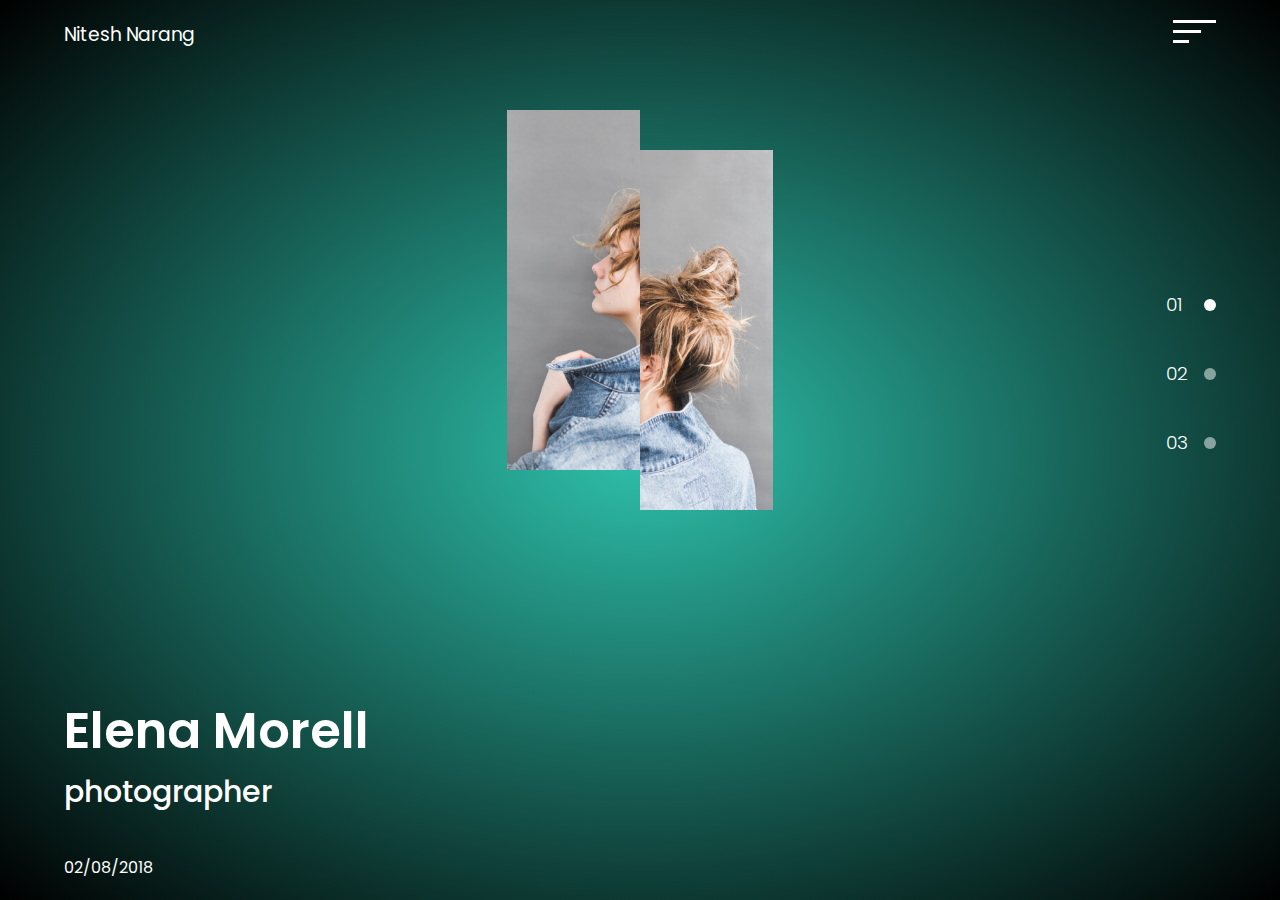
<file: index.html>
<!DOCTYPE html>
<html lang="en">

<head>
    <meta charset="UTF-8">
    <meta name="viewport" content="width=device-width, initial-scale=1.0">
    <title>Portfolio Website</title>
    <link href="https://fonts.googleapis.com/css2?family=Poppins:wght@300;400;500;600;700;800;900&display=swap"
        rel="stylesheet">
    <link rel="stylesheet" href="./style.css">
</head>

<body class="portfolio">
        <nav class="navbar">
            <h3 class="logo">Nitesh Narang</h3>
            <svg class="menu" width="43" height="23" viewBox="0 0 43 23" fill="none" xmlns="http://www.w3.org/2000/svg">
                <line y1="1.5" x2="43" y2="1.5" stroke="white" stroke-width="3" />
                <line y1="11.5" x2="28" y2="11.5" stroke="white" stroke-width="3" />
                <line y1="21.5" x2="16" y2="21.5" stroke="white" stroke-width="3" />
            </svg>
            <div class="nav-open">
                <div class="contact">
                    <h3>Contact</h3>
                    <p>054-235-5267</p>
                </div>
                <div class="social">
                    <h3>Social</h3>
                    <div class="social-links">
                        <a href="#"><img src="./img/Facebook.svg" alt="social-links"></a>
                        <a href="#"><img src="./img/Twitter.svg" alt="social-links"></a>
                        <a href="#"><img src="./img/Instagram.svg" alt="social-links"></a>
                    </div>
                </div>
            </div>
        </nav>
        <main>
            <section class="page photographer">
                <div class="details">
                    <h1>Elena Morell</h1>
                    <h2>photographer</h2>
                    <p>02/08/2018</p>
                </div>
                <a class="profile-img" href="./photo.html">
                    <img class="model-left" src="./img/model-left.jpg" alt="model">
                    <img class="model-right" src="./img/model-right.jpg" alt="model">
                </a>
            </section>
            <section class="page chef">
                <div class="details">
                    <h1>John Savos</h1>
                    <h2>Pro Chief</h2>
                    <p>05/08/2018</p>
                </div>
                <a class="profile-img" href="./chef.html">
                    <img class="model-left" src="./img/chef-left.jpg" alt="chef">
                    <img class="model-right" src="./img/chef-right.jpg" alt="chef">
                </a>
            </section>
            <section class="page barber">
                <div class="details">
                    <h1>John Mayor</h1>
                    <h2>Pro Hairstylist</h2>
                    <p>06/04/2019</p>
                </div>
                <a class="profile-img" href="./barber.html">
                    <img class="model-left" src="./img/hair-left.jpg" alt="hair">
                    <img class="model-right" src="./img/hair-right.jpg" alt="hair">
                </a>
            </section>
            <div class="pages">
                <div class="page-1">
                    <h3>01</h3>
                    <svg class="slide active" width="12" height="12" viewBox="0 0 12 12" fill="none"
                        xmlns="http://www.w3.org/2000/svg">
                        <circle cx="6" cy="6" r="6" fill="white" />
                    </svg>
                </div>
                <div class="page-2">
                    <h3>02</h3>
                    <svg class="slide" width="12" height="12" viewBox="0 0 12 12" fill="none"
                        xmlns="http://www.w3.org/2000/svg">
                        <circle cx="6" cy="6" r="6" fill="white" />
                    </svg>
                </div>
                <div class="page-3">
                    <h3>03</h3>
                    <svg class="slide" width="12" height="12" viewBox="0 0 12 12" fill="none"
                        xmlns="http://www.w3.org/2000/svg">
                        <circle cx="6" cy="6" r="6" fill="white" />
                    </svg>
                </div>
            </div>
        </main>
    <script src="https://cdnjs.cloudflare.com/ajax/libs/gsap/3.5.1/gsap.min.js"
        integrity="sha512-IQLehpLoVS4fNzl7IfH8Iowfm5+RiMGtHykgZJl9AWMgqx0AmJ6cRWcB+GaGVtIsnC4voMfm8f2vwtY+6oPjpQ=="
        crossorigin="anonymous"></script>
    <script src="./app.js"></script>
</body>

</html>
</file>
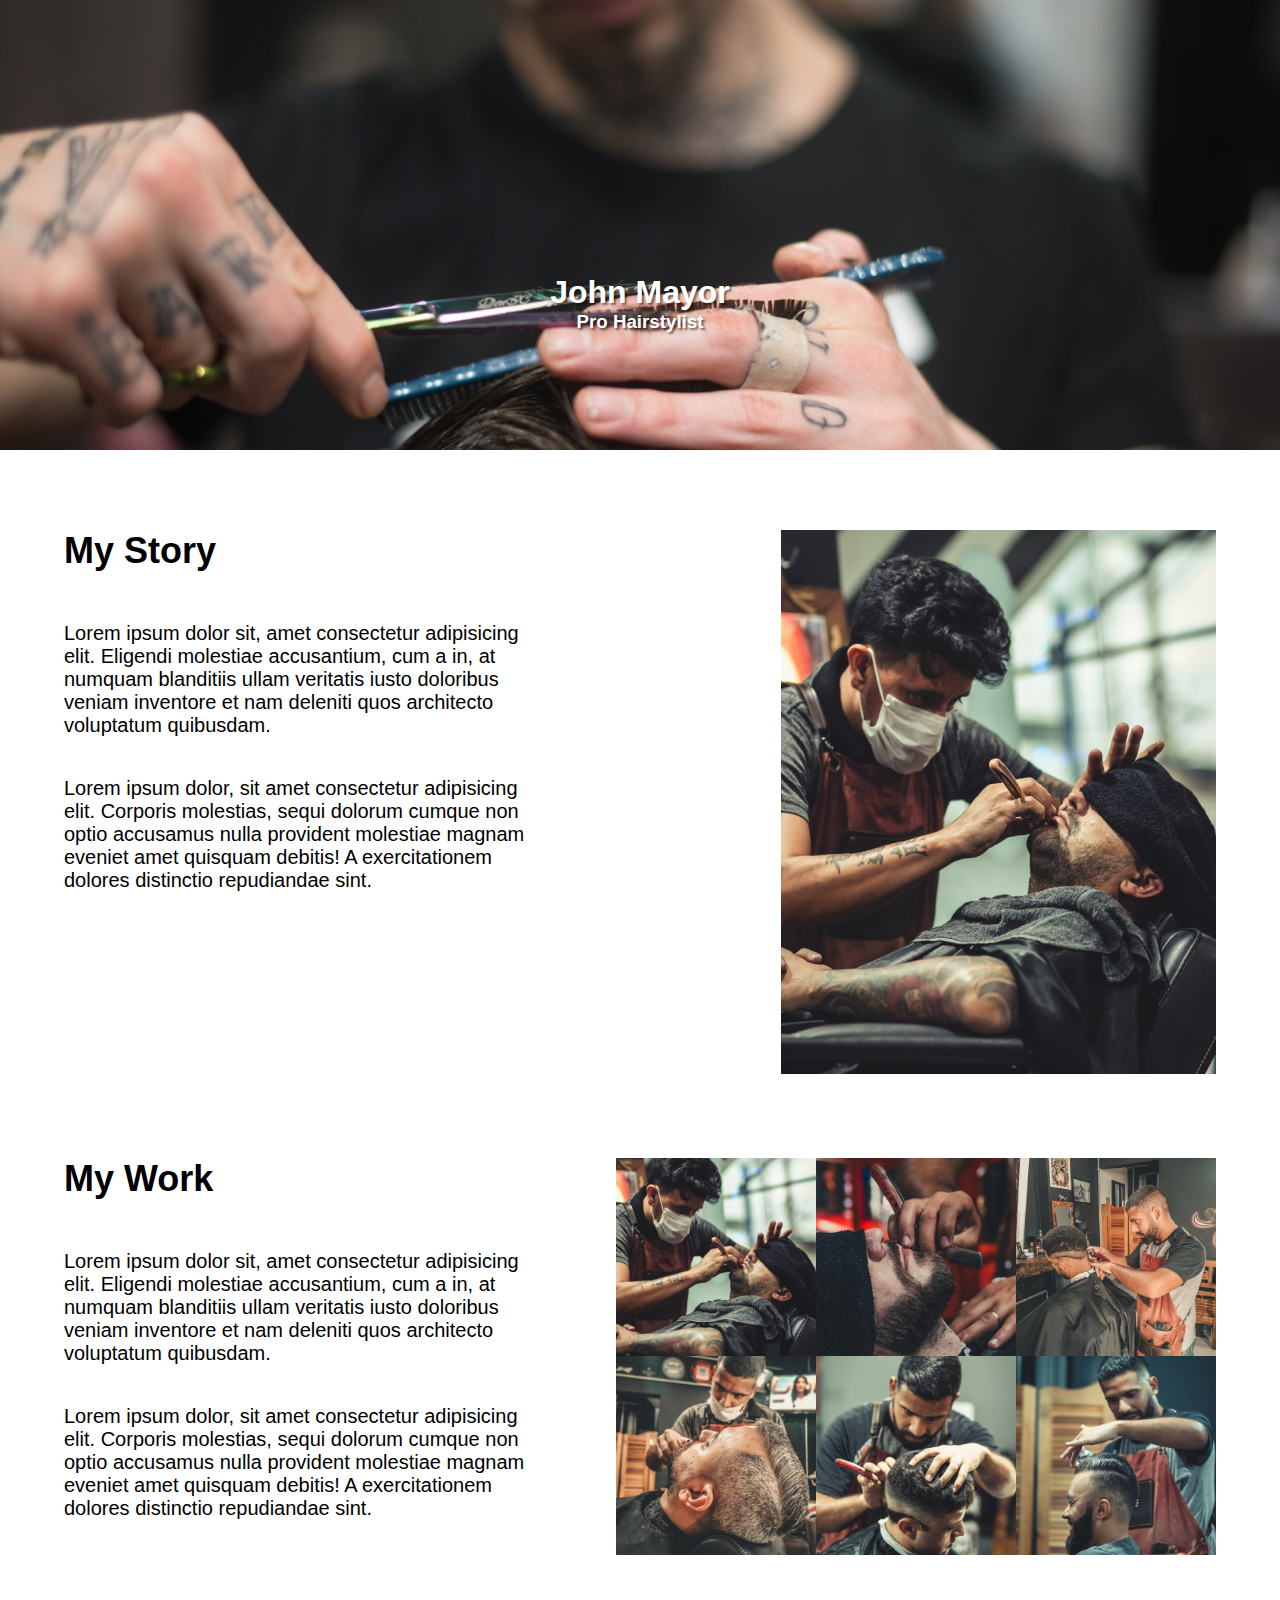
<file: barber.html>
<!DOCTYPE html>
<html lang="en">
<head>
    <meta charset="UTF-8">
    <meta name="viewport" content="width=device-width, initial-scale=1.0">
    <title>John Mayor</title>
    <link rel="stylesheet" href="style.css">
</head>
<body>
    <main>
        <div class="banner">
            <img src="./img/barber-bg.jpg" alt="model">
            <div class="author">
                <h1>John Mayor</h1>
                <h3>Pro Hairstylist</h3>
            </div>
        </div>
        <div class="story">
            <div class="story-description">
                <h3>My Story</h3>
                <p>Lorem ipsum dolor sit, amet consectetur adipisicing elit. Eligendi molestiae accusantium, cum a in, at numquam blanditiis ullam veritatis iusto doloribus veniam inventore et nam deleniti quos architecto voluptatum quibusdam.</p>
                <p>Lorem ipsum dolor, sit amet consectetur adipisicing elit. Corporis molestias, sequi dolorum cumque non optio accusamus nulla provident molestiae magnam eveniet amet quisquam debitis! A exercitationem dolores distinctio repudiandae sint.</p>
            </div>
            <div class="profile-pic">
                <img src="./img/barber-profile.jpg" alt="model">
            </div> 
        </div>
        <div class="work">
            <div class="work-description">
                <h3>My Work</h3>
                <p>Lorem ipsum dolor sit, amet consectetur adipisicing elit. Eligendi molestiae accusantium, cum a in, at numquam blanditiis ullam veritatis iusto doloribus veniam inventore et nam deleniti quos architecto voluptatum quibusdam.</p>
                <p>Lorem ipsum dolor, sit amet consectetur adipisicing elit. Corporis molestias, sequi dolorum cumque non optio accusamus nulla provident molestiae magnam eveniet amet quisquam debitis! A exercitationem dolores distinctio repudiandae sint.</p>
            </div>
            <div class="portfolio-pics">
                <img src="./img/barber-gallery-1.jpg" alt="model">
                <img src="./img/barber-gallery-2.jpg" alt="model">
                <img src="./img/barber-gallery-3.jpg" alt="model">
                <img src="./img/barber-gallery-4.jpg" alt="model">
                <img src="./img/barber-gallery-5.jpg" alt="model">
                <img src="./img/barber-gallery-6.jpg" alt="model">
            </div>
        </div>
    </main>
</body>
</html>
</file>
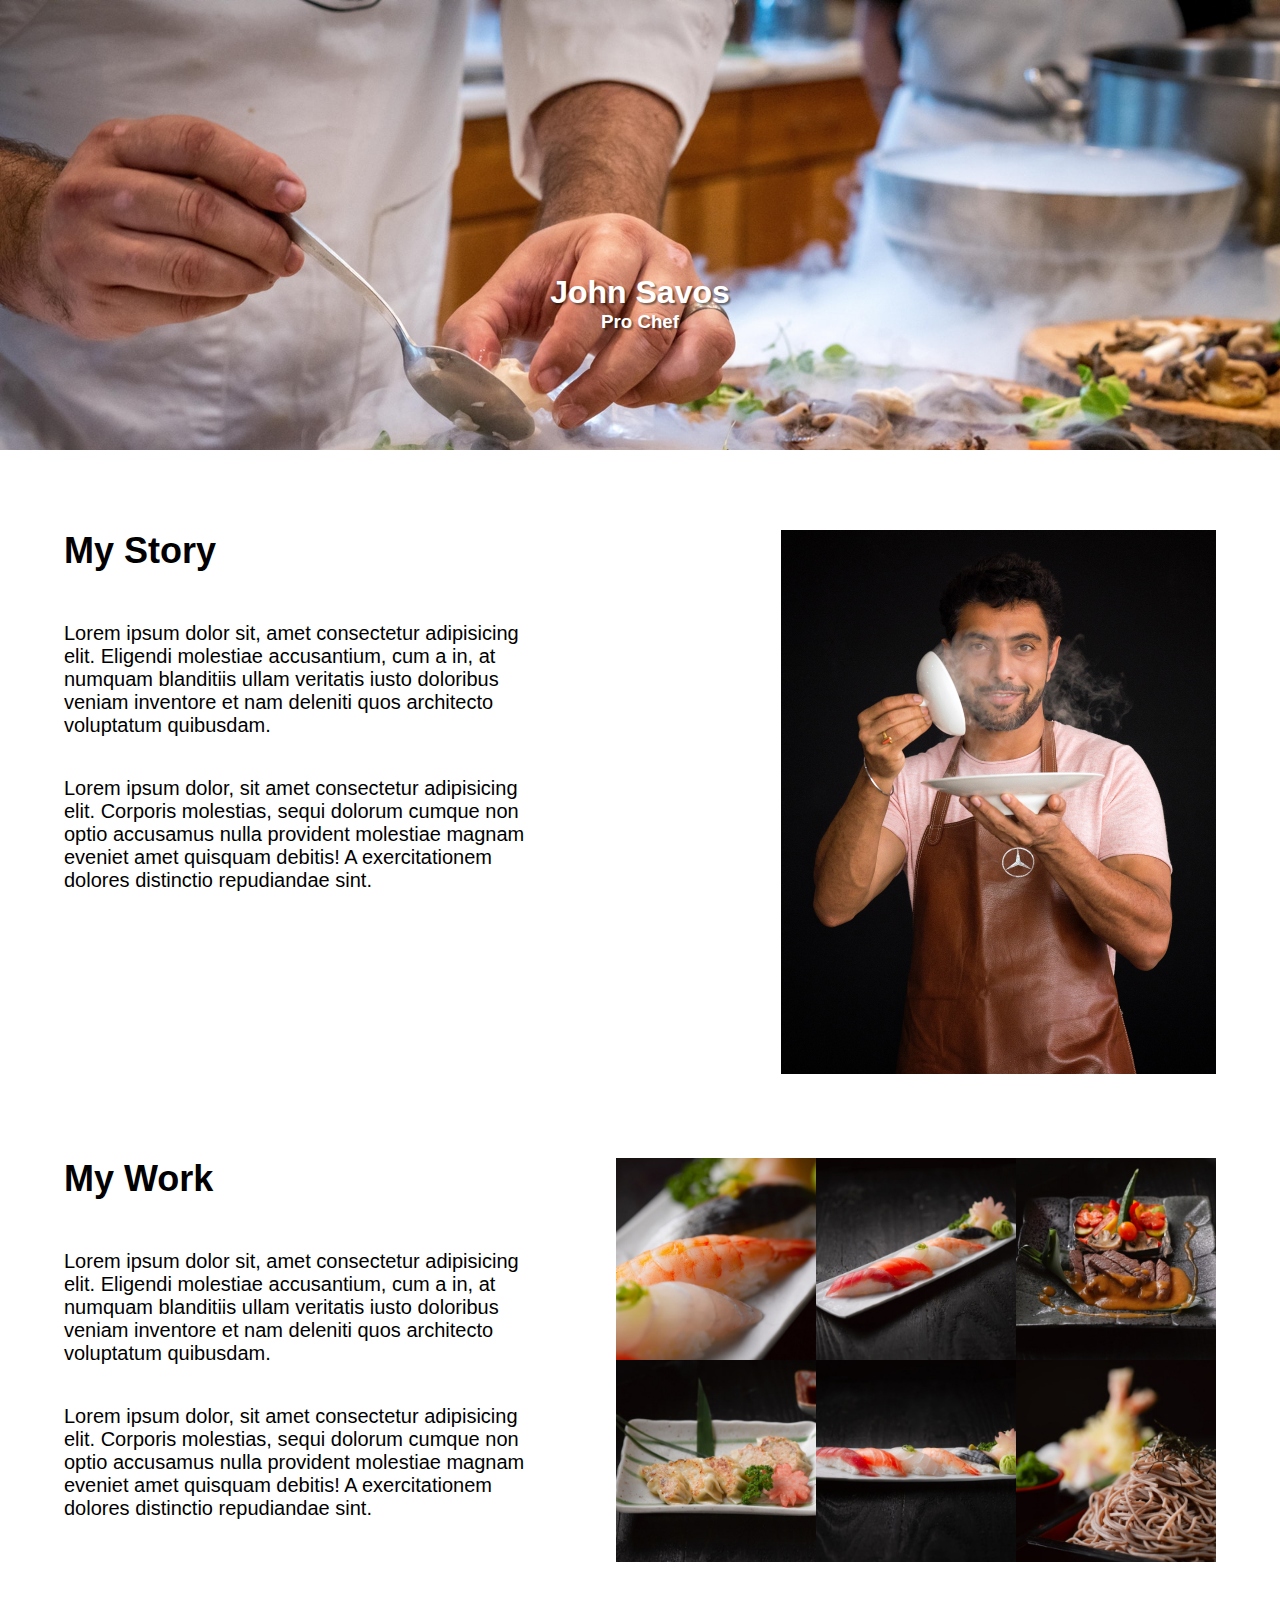
<file: chef.html>
<!DOCTYPE html>
<html lang="en">
<head>
    <meta charset="UTF-8">
    <meta name="viewport" content="width=device-width, initial-scale=1.0">
    <title>John Savos</title>
    <link rel="stylesheet" href="style.css">
</head>
<body>
    <main>
        <div class="banner">
            <img src="./img/chef-bg.jpg" alt="model">
            <div class="author">
                <h1>John Savos</h1>
                <h3>Pro Chef</h3>
            </div>
        </div>
        <div class="story">
            <div class="story-description">
                <h3>My Story</h3>
                <p>Lorem ipsum dolor sit, amet consectetur adipisicing elit. Eligendi molestiae accusantium, cum a in, at numquam blanditiis ullam veritatis iusto doloribus veniam inventore et nam deleniti quos architecto voluptatum quibusdam.</p>
                <p>Lorem ipsum dolor, sit amet consectetur adipisicing elit. Corporis molestias, sequi dolorum cumque non optio accusamus nulla provident molestiae magnam eveniet amet quisquam debitis! A exercitationem dolores distinctio repudiandae sint.</p>
            </div>
            <div class="profile-pic">
                <img src="./img/chef-profile.jpg" alt="model">
            </div> 
        </div>
        <div class="work">
            <div class="work-description">
                <h3>My Work</h3>
                <p>Lorem ipsum dolor sit, amet consectetur adipisicing elit. Eligendi molestiae accusantium, cum a in, at numquam blanditiis ullam veritatis iusto doloribus veniam inventore et nam deleniti quos architecto voluptatum quibusdam.</p>
                <p>Lorem ipsum dolor, sit amet consectetur adipisicing elit. Corporis molestias, sequi dolorum cumque non optio accusamus nulla provident molestiae magnam eveniet amet quisquam debitis! A exercitationem dolores distinctio repudiandae sint.</p>
            </div>
            <div class="portfolio-pics">
                <img src="./img/chef-gallery-1.jpg" alt="model">
                <img src="./img/chef-gallery-2.jpg" alt="model">
                <img src="./img/chef-gallery-3.jpg" alt="model">
                <img src="./img/chef-gallery-4.jpg" alt="model">
                <img src="./img/chef-gallery-5.jpg" alt="model">
                <img src="./img/chef-gallery-6.jpg" alt="model">
            </div>
        </div>
    </main>
</body>
</html>
</file>
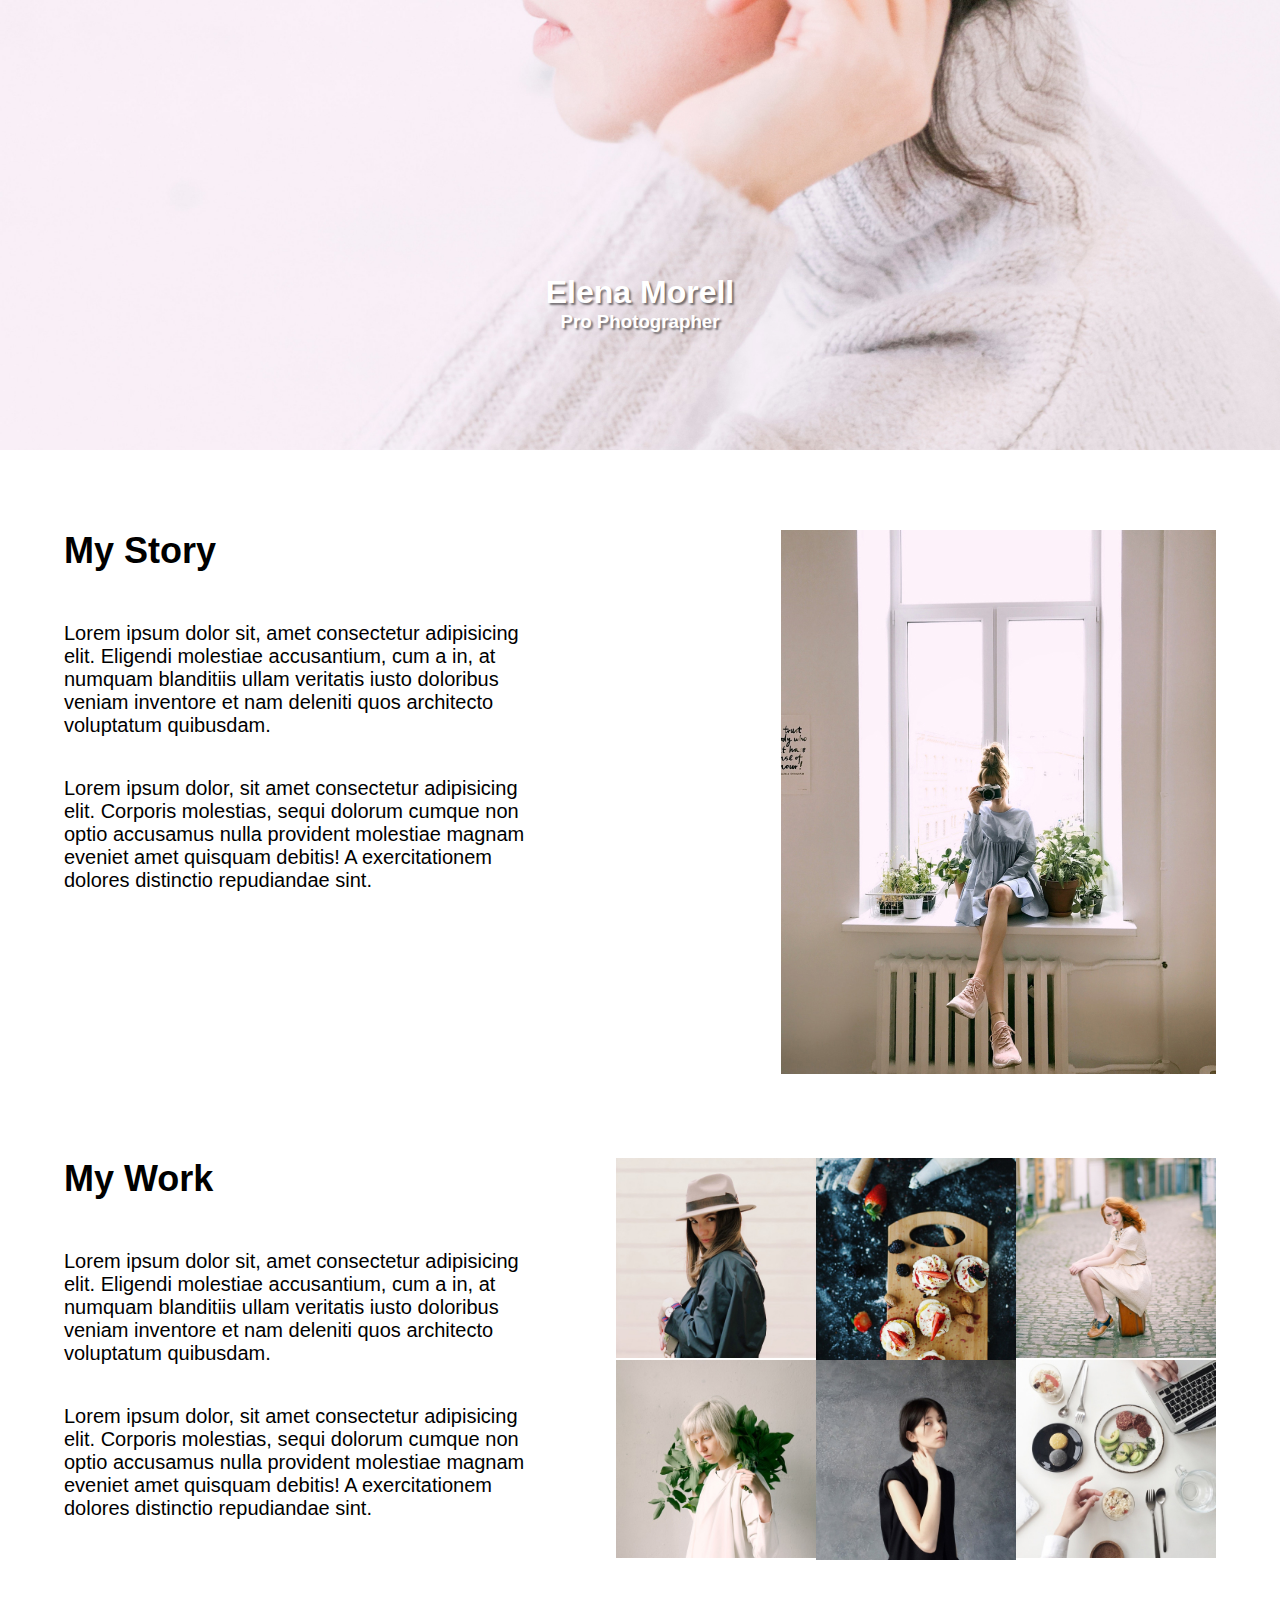
<file: photo.html>
<!DOCTYPE html>
<html lang="en">
<head>
    <meta charset="UTF-8">
    <meta name="viewport" content="width=device-width, initial-scale=1.0">
    <title>Elena Morell</title>
    <link rel="stylesheet" href="style.css">
</head>
<body>
    <main>
        <div class="banner">
            <img src="./img/photo-bg.jpg" alt="model">
            <div class="author">
                <h1>Elena Morell</h1>
                <h3>Pro Photographer</h3>
            </div>
        </div>
        <div class="story">
            <div class="story-description">
                <h3>My Story</h3>
                <p>Lorem ipsum dolor sit, amet consectetur adipisicing elit. Eligendi molestiae accusantium, cum a in, at numquam blanditiis ullam veritatis iusto doloribus veniam inventore et nam deleniti quos architecto voluptatum quibusdam.</p>
                <p>Lorem ipsum dolor, sit amet consectetur adipisicing elit. Corporis molestias, sequi dolorum cumque non optio accusamus nulla provident molestiae magnam eveniet amet quisquam debitis! A exercitationem dolores distinctio repudiandae sint.</p>
            </div>
            <div class="profile-pic">
                <img src="./img/photo-profile.jpg" alt="model">
            </div> 
        </div>
        <div class="work">
            <div class="work-description">
                <h3>My Work</h3>
                <p>Lorem ipsum dolor sit, amet consectetur adipisicing elit. Eligendi molestiae accusantium, cum a in, at numquam blanditiis ullam veritatis iusto doloribus veniam inventore et nam deleniti quos architecto voluptatum quibusdam.</p>
                <p>Lorem ipsum dolor, sit amet consectetur adipisicing elit. Corporis molestias, sequi dolorum cumque non optio accusamus nulla provident molestiae magnam eveniet amet quisquam debitis! A exercitationem dolores distinctio repudiandae sint.</p>
            </div>
            <div class="portfolio-pics">
                <img src="./img/photo-gallery-1.jpg" alt="model">
                <img src="./img/photo-gallery-2.jpg" alt="model">
                <img src="./img/photo-gallery-3.jpg" alt="model">
                <img src="./img/photo-gallery-4.jpg" alt="model">
                <img src="./img/photo-gallery-5.jpg" alt="model">
                <img src="./img/photo-gallery-6.jpg" alt="model">
            </div>
        </div>
    </main>
</body>
</html>
</file>
<file: style.css>
*, *::before, *::after{
    margin: 0;
    padding: 0;
    box-sizing: border-box;
}

body{
    font-family: 'Poppins', sans-serif;
}
     /* For Index.html Page */
.portfolio{
    color: white;
    background: radial-gradient(#2ec1ac,#000000);
}
    .nav-open{
        position: absolute;
        top: 0;
        left: 0;
        height: 40vh;
        width: 100%;
        background-color: whitesmoke;
        color: black;
        display: grid;
        grid-template-columns: 5% 1fr 1fr 5%;
        z-index: 1;
        justify-items: center;
        align-items: center;
        text-align: center;
        transform: translateY(-100%);
    }
        .logo, .menu{
            z-index: 2;
            cursor: pointer;
        }
        .contact{
            grid-column: 2/3;
        }

        .contact h3 , .social h3{
            padding-bottom: 20px;
        }

        .social-links a{
            padding: 0 20px;
        }

    .navbar{
        display: flex;
        justify-content: space-between;
        height: 10vh;
        width: 90%;
        margin: auto;
        padding: 20px 0;
        }
        .logo{
            font-weight: 400;
        }
        .logo:hover{
            animation: color-change ease-in-out 0.5s infinite alternate;
        }

        @keyframes color-change{
            0%{
                color: white;
                
            }
            100%{
                color: #2ec1ac;
            }
        }

    .page{
        min-height: 90vh;
        display: grid;
        grid-template-columns: 5% 1fr 1fr 1fr 5%;
    }

        .details{
            grid-column: 2/3;
            align-self: end;
            padding-bottom: 20px;
        }
            .details h1{
                font-size: 3.125rem;
                font-weight: 600;
            }
            .details h2{
                font-weight: 500;
                font-size: 1.875rem;
                padding-bottom: 40px;
            }
        
        .profile-img{
            display: flex;
            height: 400px;
            overflow: hidden;
            grid-column: 3/4;
            align-self:start;
            justify-self: center;
            margin-top: 20px;
        }

            .profile-img img{
                height: inherit;
                transition: transform 0.3s ease-in-out;
                cursor: pointer;
            }

            .profile-img .model-left{
                transform: translate(0,-10%);
            }

            .profile-img .model-right{
                transform: translate(0,10%);
            }

            .profile-img:hover .model-left{
                transform: translate(0,0);
            }

            .profile-img:hover .model-right{
                transform: translate(0,0);
            }

    .pages{
        position: absolute;
        top: 30%;
        right: 5%;
    }

    .pages h3{
        font-weight: 300;
    }

    .pages div{
        padding: 20px 0;
        width: 3.125rem;
        display: flex;
        align-items: center;
        justify-content: space-between;
    }

    .pages svg{
        opacity: 0.5;
        cursor: pointer;
    }

    .pages svg:hover{
        animation: grow 0.5s ease-in-out infinite alternate;
    }
    .pages svg.active{
        opacity: 1;
      
    }

    @keyframes grow{
        0%{
            transform: scale(1);
        }
        100%{
            transform: scale(2);
        }
    }


/* CSS for photo.html starts  */

.banner{
    width: 100%;
    height: 50vh;
    margin: auto;
    position: relative;
} 
    .banner img{
        width: 100%;
        height: 100%;
        object-fit: cover;
        object-position: top;
    }

    .author{
        color: white;
        position: absolute;
        top: 70%;
        left: 50%;
        transform: translate(-50%,-70%);
        text-shadow: 2px 2px 2px rgba(0,0,0, 0.5);
        text-align: center;
    }

.story, .work{
    display: flex;
    justify-content: space-between;
    width: 90%;
    margin: 80px auto;
}
    .story-description , .work-description{
        width: 40%;
    }

    .story-description h3, .work-description h3{
        font-size: 2.25rem;
        padding-bottom: 30px;
    }

    .story-description p, .work-description p{
        padding: 20px 0;
        font-size: 1.25rem;
    }

    .work .portfolio-pics{
        display: grid;
        grid-template-columns: repeat(3, 200px);
    }

    .portfolio-pics img{
        width: 100%;
    }

/* Media Queries for Mobile Responsive Design */

@media (max-width: 1024px){

/* For Index.html Page */
    .chef, .barber{
        margin-bottom: -45px;
    }
    .page{
        grid-template-columns: 5% 1fr 5%;
        grid-template-rows: 2fr 1fr;
    }
    .profile-img{
        grid-column: 2/3;
        grid-row: 1/2;
    }

    .details{
        grid-column: 2/3;
        grid-row: 2/3;
        justify-self: center;
        text-align: center;
    }

    .details h1{
        font-size: 2.2rem;
    }

    .details h2{
        font-size: 1.2rem;
    }

/* for Photo.html page */
    .story, .work{
        display: flex;
        flex-direction: column;
    }
    .story-description, .work-description{
        width: 100%;
    }
    .profile-pic{
        text-align: center;
    }
    .work .portfolio-pics{
        grid-template-columns: repeat(auto-fill, minmax(200px,1fr));
    }
    .portfolio-pics img{
        width: 100%;
    }
}

@media (max-width: 756px){

 /* For Index.html Page */

    .profile-img img{
        height: 22rem;
    }

/* For photo.html Page */
    .profile-pic img{
       width: 300px;
    }
}
        
@media (max-width: 450px){

 /* For Index.html Page */
.nav-open{
    grid-template-columns: 5% 1fr 5%;
}
    .contact{
        grid-column: 2/3;
        margin-top: 40px;
    }
    .social{
        grid-column: 2/3;
    }

.page{
    grid-template-rows: 1fr 0.2fr;
}
    .profile-img img{
        height: 17rem;
    }
    .details h1{
        font-size: 2rem;
    }

    .details h2{
        font-size: 1rem;
    }

    .navbar h3{
        font-size: 1rem;
        font-weight: 300;
    }

    .navbar svg{
        width: 30px;
    }

/* For photo.html Page */
.profile-pic img{
    width: 200px;
 }
.story-description h3, .work-description h3{
    font-size: 1.5rem;
    padding-bottom: 20px;
}

.author h1{
    font-size: 1.5rem;
}
.author h3{
    font-size: 1rem;
}
}

@media (max-width:280px){
    .author h1{
        font-size: 1.2rem;
    }
    .author h3{
        font-size: 0.8rem;
    }
}

/* JavaScript Annimation Starts here */

.chef , .barber{
    position: absolute;
    left: 0%;
    bottom: 0%;
    width: 100%;
    opacity: 0;
    pointer-events: none;
}
</file>
